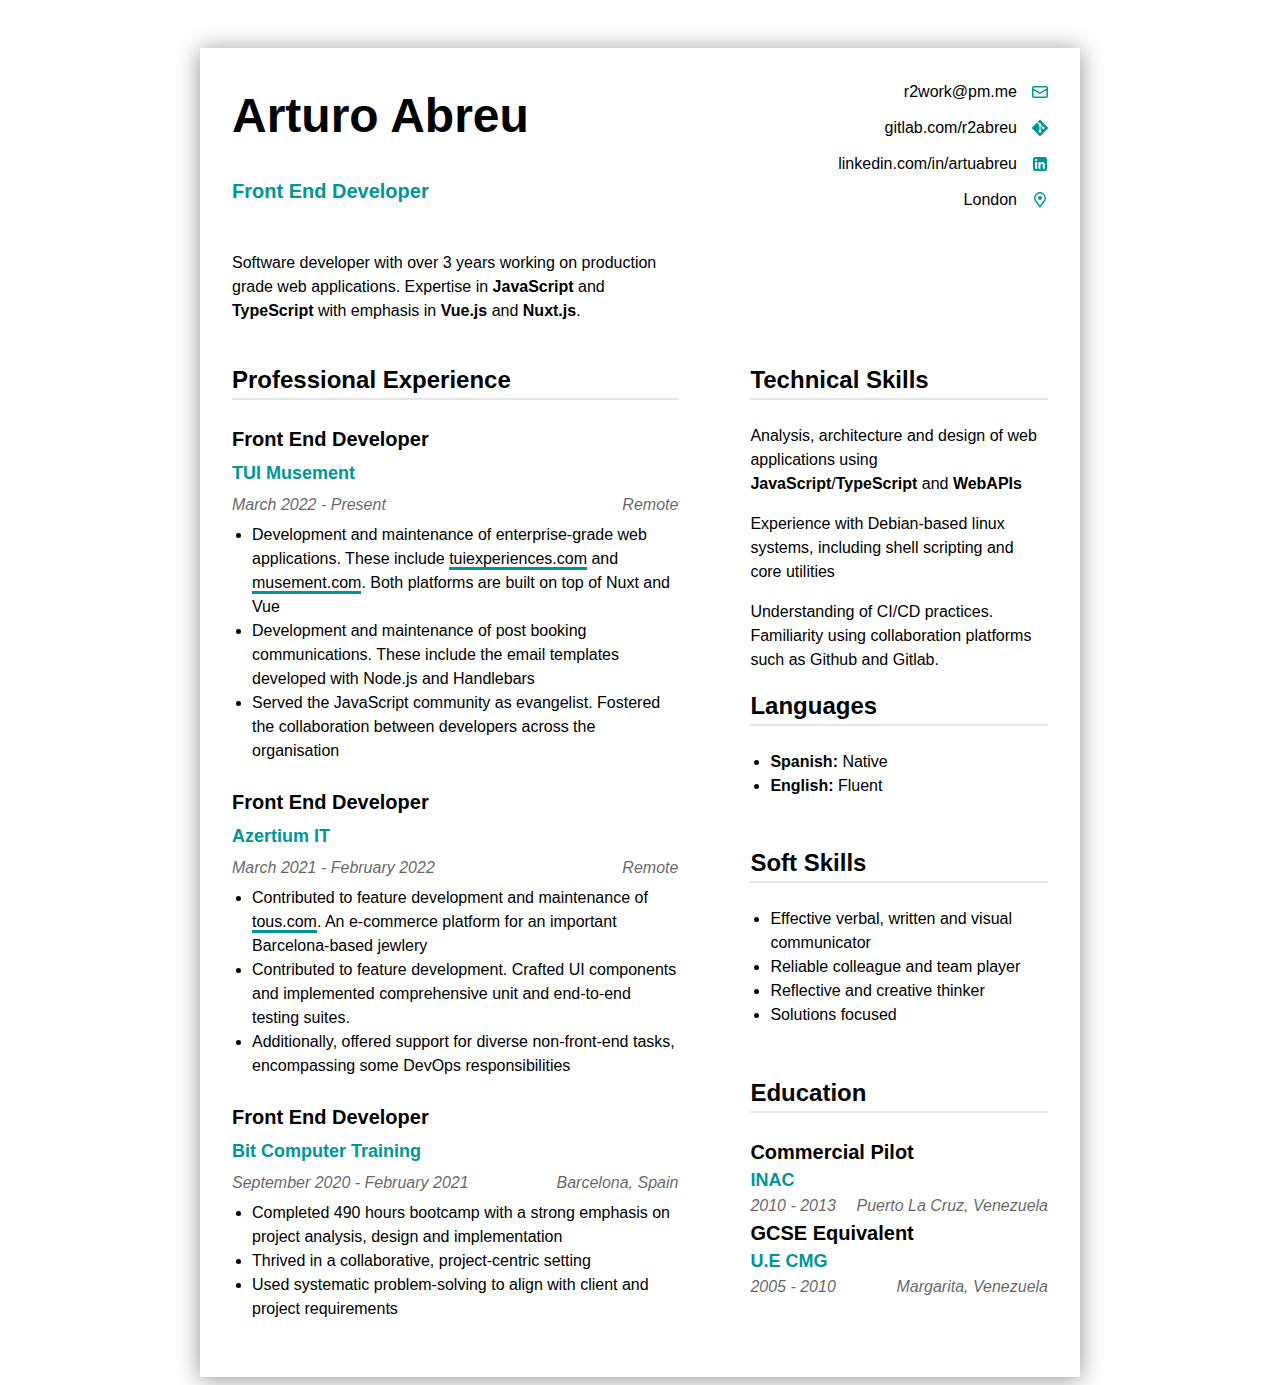
<file: index.html>
<!DOCTYPE html>
<html lang="en">
  <head>
    <meta charset="UTF-8" />
    <meta name="viewport" content="width=device-width, initial-scale=1.0" />
    <title>Arturo Abreu - Resume</title>
    <link href="styles.css" rel="stylesheet" />
  </head>
  <body>
    <main>
      <article class="resume">
        <section class="name">
          <h1>Arturo Abreu</h1>
          <h4>Front End Developer</h4>
        </section>
        <section class="contact">
          <div>
            <a href="mailto:r2work@pm.me" target="_blank">
              r2work@pm.me<img src="/public/mail.svg" alt="Mail" />
            </a>
            <a href="https://gitlab.com/r2abreu" target="_blank">
              gitlab.com/r2abreu<img src="/public/git.svg" alt="Gitlab" />
            </a>
            <a href="https://www.linkedin.com/in/artuabreu/" target="_blank">
              linkedin.com/in/artuabreu<img
                src="/public/linkedin.svg"
                alt="LinkedIn"
              />
            </a>
            <span>
              London<img src="/public/location.svg" alt="LinkedIn" />
            </span>
          </div>
        </section>
        <section class="summary">
          <p>
            Software developer with over 3 years working on production grade web
            applications. Expertise in <b>JavaScript</b> and
            <b>TypeScript</b> with emphasis in <b>Vue.js</b> and <b>Nuxt.js</b>.
          </p>
        </section>
        <section class="about">
          <h3>Technical Skills</h3>
          <p>
            Analysis, architecture and design of web applications using
            <b>JavaScript</b>/<b>TypeScript</b> and
            <b>WebAPIs</b>
          </p>
          <p>
            Experience with Debian-based linux systems, including shell
            scripting and core utilities
          </p>
          <p>
            Understanding of CI/CD practices. Familiarity using collaboration
            platforms such as Github and Gitlab.
          </p>
          <h3>Languages</h3>
          <ul>
            <li><b>Spanish:</b> Native</li>
            <li><b>English:</b> Fluent</li>
          </ul>
        </section>
        <section class="work">
          <h3 class="work-title">Professional Experience</h3>
          <div class="work-instance">
            <h4 class="work-instance-role">Front End Developer</h4>
            <h5 class="work-instance-employee">TUI Musement</h5>
            <div class="work-instance-meta">
              <time datetime="07/03/22"> March 2022 - Present </time>
              <span>Remote</span>
            </div>
            <ul>
              <li>
                Development and maintenance of enterprise-grade web
                applications. These include
                <a href="https://www.tuiexperiences.com">tuiexperiences.com</a>
                and <a href="https://www.musement.com">musement.com</a>. Both
                platforms are built on top of Nuxt and Vue
              </li>
              <li>
                Development and maintenance of post booking communications.
                These include the email templates developed with Node.js and
                Handlebars
              </li>
              <li>
                Served the JavaScript community as evangelist. Fostered the
                collaboration between developers across the organisation
              </li>
            </ul>
          </div>
          <div class="work-instance">
            <h4 class="work-instance-role">Front End Developer</h4>
            <h5 class="work-instance-employee">Azertium IT</h5>
            <div class="work-instance-meta">
              <time datetime="22/03/2021">March 2021 - February 2022</time>
              <span>Remote</span>
            </div>
            <ul>
              <li>
                Contributed to feature development and maintenance of
                <a href="www.tous.com">tous.com</a>. An e-commerce platform for
                an important Barcelona-based jewlery
              </li>
              <li>
                Contributed to feature development. Crafted UI components and
                implemented comprehensive unit and end-to-end testing suites.
              </li>
              <li>
                Additionally, offered support for diverse non-front-end tasks,
                encompassing some DevOps responsibilities
              </li>
            </ul>
          </div>
          <div class="work-instance">
            <h4 class="work-instance-role">Front End Developer</h4>
            <h5 class="work-instance-employee">Bit Computer Training</h5>
            <div class="work-instance-meta">
              <time datetime="25/09/2019"> September 2020 - February 2021</time>
              <span>Barcelona, Spain</span>
            </div>
            <ul>
              <li>
                Completed 490 hours bootcamp with a strong emphasis on project
                analysis, design and implementation
              </li>
              <li>Thrived in a collaborative, project-centric setting</li>
              <li>
                Used systematic problem-solving to align with client and project
                requirements
              </li>
            </ul>
          </div>
        </section>
        <section class="education">
          <h3>Education</h3>
          <h4>Commercial Pilot</h4>
          <h5>INAC</h5>
          <div>
            <time> 2010 - 2013</time>
            <span>Puerto La Cruz, Venezuela</span>
          </div>
          <h4>GCSE Equivalent</h4>
          <h5>U.E CMG</h5>
          <div><time> 2005 - 2010</time><span>Margarita, Venezuela</span></div>
        </section>
        <section class="skills">
          <h3>Soft Skills</h3>
          <ul>
            <li>Effective verbal, written and visual communicator</li>
            <li>Reliable colleague and team player</li>
            <li>Reflective and creative thinker</li>
            <li>Solutions focused</li>
          </ul>
        </section>
      </article>
    </main>
  </body>
</html>
</file>
<file: styles.css>
@import url("https://fonts.googleapis.com/css2?family=Marmelad&display=swap");

:root {
  --primary-color: #009696;
  --fs-xxl: 48px;
  --fs-xl: 32px;
  --fs-l: 24px;
  --fs-m: 20px;
  --fs-sm: 18px;
  --fs-xs: 16px;
  --fs-xxs: 14px;
  --spacing-1x: 16px;
  --spacing-2x: calc(var(--spacing-1x) * 1.5);
  --spacing-3x: calc(var(--spacing-2x) * 1.5);
  --spacing-4x: calc(var(--spacing-3x) * 1.5);
  --spacing-5x: calc(var(--spacing-4x) * 1.5);
  --spacing-6x: calc(var(--spacing-5x) * 1.5);
  --spacing-7x: calc(var(--spacing-6x) * 1.5);
  --spacing-8x: calc(var(--spacing-7x) * 1.5);
  --spacing-9x: calc(var(--spacing-8x) * 1.5);
  --spacing-10x: calc(var(--spacing-9x) * 1.5);
  --spacing-11x: calc(var(--spacing-10x) * 1.5);
  --spacing-12x: calc(var(--spacing-11x) * 1.5);
  --spacing-13x: calc(var(--spacing-12x) * 1.5);
  --spacing-14x: calc(var(--spacing-13x) * 1.5);
  --spacing-15x: calc(var(--spacing-14x) * 1.5);
  --spacing-16x: calc(var(--spacing-15x) * 1.5);
}

h1 {
  font-size: var(--fs-xxl);
  margin: 0;
}

h2 {
  font-size: var(--fs-xl);
  margin: 0;
}

h3 {
  font-size: var(--fs-l);
  border-bottom: 2px solid rgb(128, 128, 128, 0.2);
  margin: 0 0 24px;
}

h4 {
  font-size: var(--fs-m);
  margin: 0;
}

h5 {
  font-size: var(--fs-sm);
  margin: 0;
}

html {
  box-sizing: border-box;
  font-size: 1rem;
  font-family: Helvetica;
}

*,
:before,
:after {
  box-sizing: inherit;
}

body {
  background: #ffffff;
  line-height: 1.5;
}

ul {
  padding-left: 20px;
  margin: 0;
}

.work a {
  text-decoration: none;
  color: inherit;
  border-bottom: 3px solid var(--primary-color);
}

.work .work-instance {
  display: flex;
  flex-direction: column;
  gap: 6px;
  margin-bottom: 24px;
}

.work .work-instance .work-instance-employee {
  color: var(--primary-color);
}

.work .work-instance-meta {
  display: flex;
  justify-content: space-between;
  opacity: 0.6;
  font-style: italic;
}

a:not(li > a) {
  text-decoration: none;
  color: black;
}

a:hover {
  color: #009696;
}

.resume {
  display: grid;
  max-width: 55rem;
  margin: auto;
  margin-top: 3rem;
  grid-template-columns: 1.5fr;
  grid-template-areas: "name" "contact" "about" "work" "education" "skills" "references";
  grid-row-gap: 24px;
  padding: 2rem;
  grid-column-gap: 4.5rem;
  -webkit-box-shadow: 0px 2px 22px 0px rgba(0, 0, 0, 0.43);
  -moz-box-shadow: 0px 2px 22px 0px rgba(0, 0, 0, 0.43);
  box-shadow: 0px 2px 22px 0px rgba(0, 0, 0, 0.43);
}

.name {
  grid-area: name;
  text-align: center;
}

.name > h1 {
  padding: 0;
  margin: 0 0 24px;
}

.name > h4 {
  color: #009696;
  margin: 0;
}

.name > h5 {
  margin: 0;
}

.about {
  grid-area: about;
}

.contact {
  grid-area: contact;
}

.contact > div {
  padding: 0;
  display: flex;
  gap: 12px;
  flex-direction: column;
  justify-content: space-evenly;
}

.contact > div > a,
.contact > div > span {
  display: flex;
  gap: 15px;
  width: 100%;
  border-radius: 5px;
  justify-content: flex-end;
}

.contact > ul > li {
  padding: 0.2rem 0;
}

.contact > ul > li > i {
  padding: 0 0.7rem;
}

.contact > ul > li > a {
  color: black;
  text-decoration: none;
}

.work {
  grid-area: work;
}

.work > p {
  color: #009696;
}

.work > p > time,
.work > p > span {
  color: grey;
}

.skills {
  grid-area: skills;
}

.education {
  grid-area: education;
}

.education > h5 {
  color: #009696;
}

.education div {
  display: flex;
  justify-content: space-between;
  opacity: 0.6;
  font-style: italic;
}

.projects {
  grid-area: projects;
}

.projects > .blocks > span {
  border: 1px solid black;
  border-radius: 0.2rem;
  padding: 0.2rem;
  margin: 0.2rem 0.3rem;
}

hr {
  width: 100%;
  margin: auto;
  padding: 0;
  border: 0;
  height: 1px;
  background: #333;
  background-image: linear-gradient(to right, #ccc, grey, #ccc);
}

.summary {
  margin: 15px 0;
  grid-area: summary;
}

.summary > p {
  margin: 0;
}

@media screen and (min-width: 900px), print {
  .resume {
    grid-template-columns: 2fr 1fr;
    grid-template-areas:
      "name contact" "about about" "work work" "skills skills"
      "education education";
  }
  .name {
    text-align: justify;
    justify-content: center;
  }

  .contact > ul {
    flex-direction: row;
    justify-content: space-evenly;
    background-color: #009696;
    color: white;
    border-radius: 5px;
  }

  .contact > ul > li > a {
    color: white;
  }
}

@media screen and (min-width: 1200px), print {
  .resume {
    grid-template-columns: 1.5fr 1fr;
    grid-template-areas:
      "name contact" "summary ." "work about" "work skills" "work education"
      "work education";
  }
}
</file>
